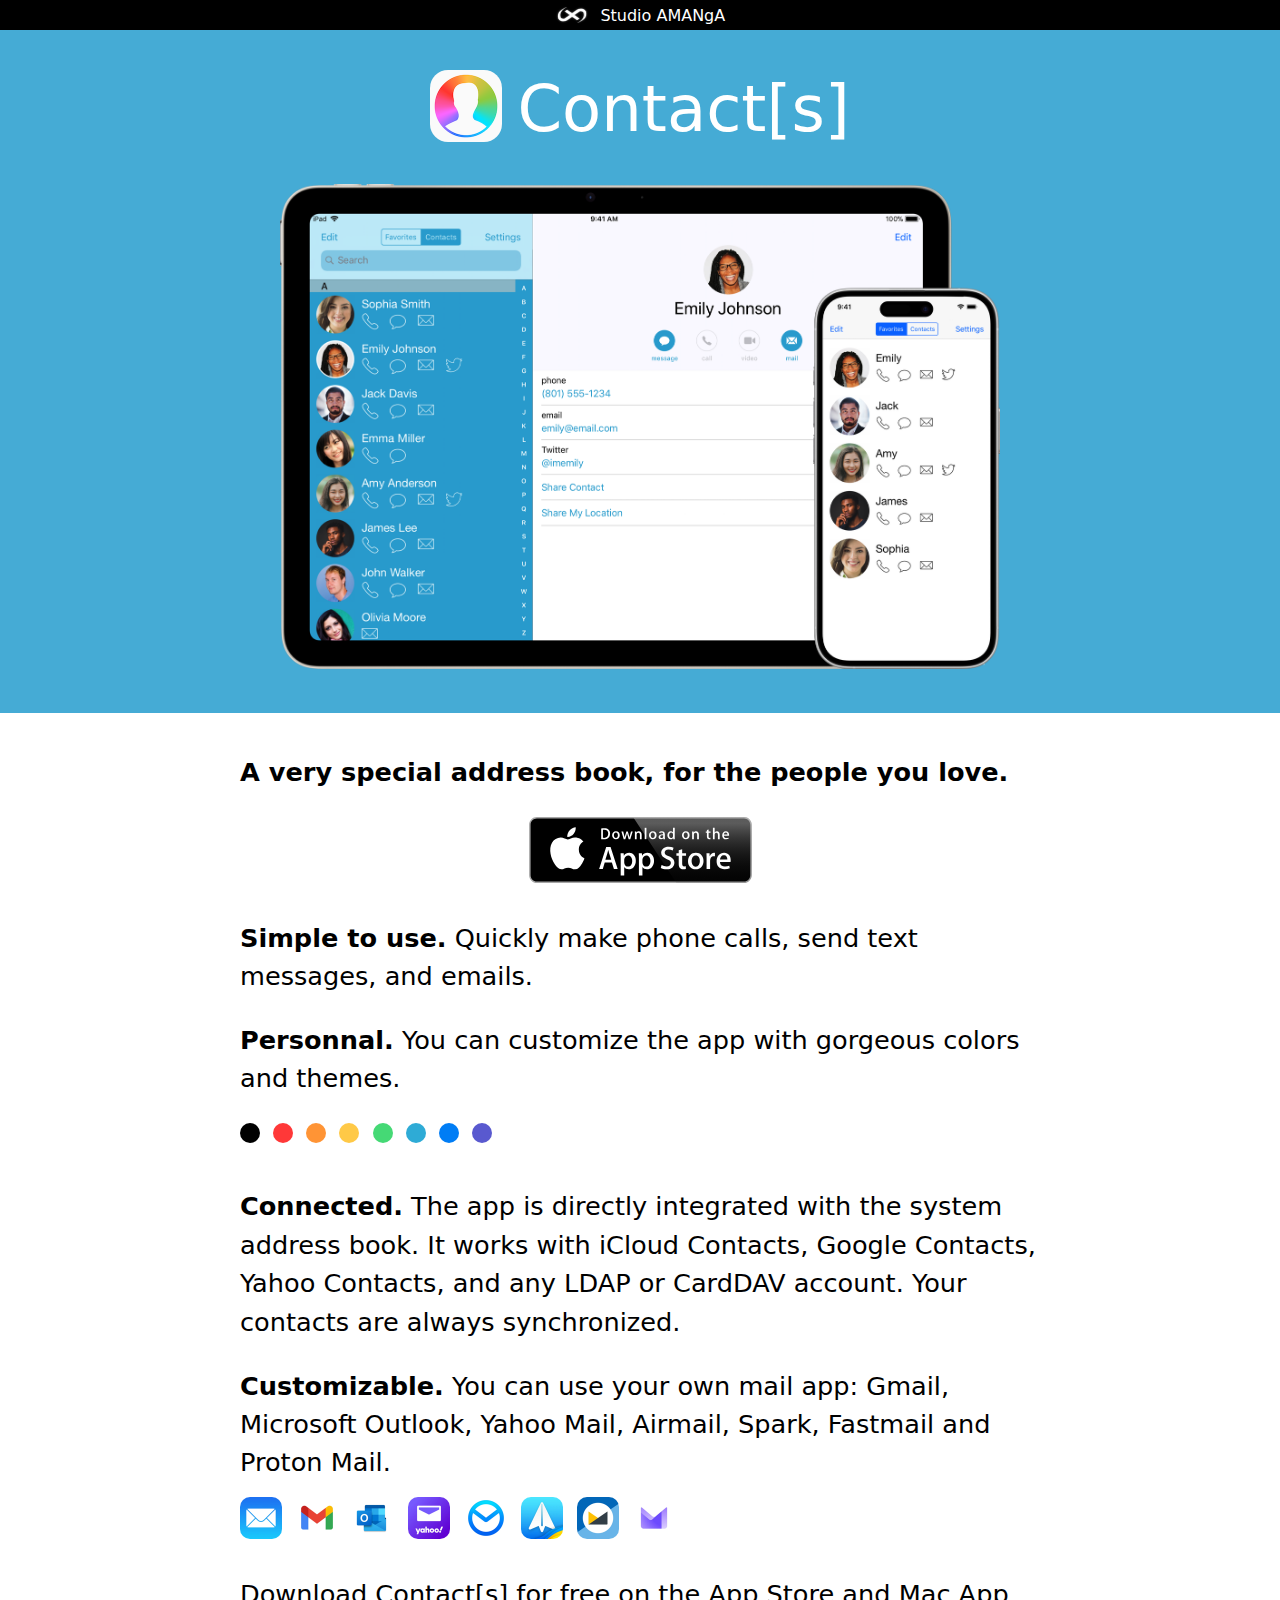
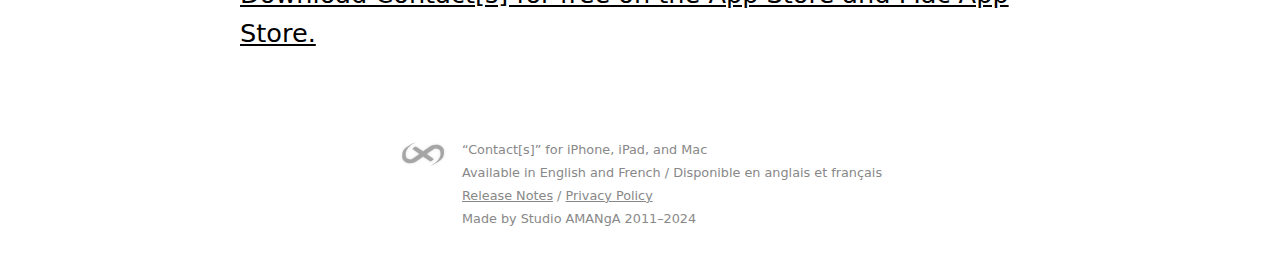
<file: index.html>
<!DOCTYPE html>
<html lang='en'>
<head>
<meta charset='utf-8'>
<title>Contact[s] for iPhone, iPad, and Mac</title>
<link href='style.css?update2024' rel='stylesheet' type='text/css'>
<link href='https://www.studioamanga.com/contacts/' rel='canonical'>
<link href='https://www.studioamanga.com/img/favicon.ico' rel='shortcut icon'>
<meta content='Contact[s], the Beautiful Address Book for iPhone, iPad, and Mac' name='description'>
<meta content='width=device-width' name='viewport'>
<meta content='app-id=639507613' name='apple-itunes-app'>
</head>
<body>
<nav class='general'>
<a href='https://www.studioamanga.com/'>
<img alt='StdAMG' src='img/icon-amg.png'>
<span>Studio AMANgA</span>
</a>
</nav>
<header class='top'>
<div class='title'>
<img alt='Icon' class='icon' src='img/icon-72-2x.png'>
<h1>Contact[s]</h1>
</div>
<div>
<img alt='Screens' class='showcase' src='img/screens.png'>
</div>
</header>
<section class='main'>
<p class='tagline'>
A very special address book, for the people you love.
</p>
<p class='download'>
<a href='https://itunes.apple.com/app/contact-s-2/id639507613?mt=8'>
<img alt='Download on the App Store' src='img/download-appstore.svg'>
</a>
</p>
<p>
<strong>Simple to use.</strong>
Quickly make phone calls, send text messages, and emails.
</p>
<p>
<strong>Personnal.</strong>
You can customize the app with gorgeous colors and themes.
<ul class='colors'>
<li class='color black' style='background-color: black;'> </li>
<li class='color' style='background-color: rgb(255, 56, 56);'> </li>
<li class='color' style='background-color: rgb(255, 148, 53);'> </li>
<li class='color' style='background-color: rgb(255, 201, 71);'> </li>
<li class='color' style='background-color: rgb(69, 217, 117);'> </li>
<li class='color' style='background-color: rgb(46, 171, 214);'> </li>
<li class='color' style='background-color: rgb(0, 125, 245);'> </li>
<li class='color' style='background-color: rgb(89, 89, 207);'> </li>
</ul>
</p>
<p>
<strong>Connected.</strong>
The app is directly integrated with the system address book. It works with iCloud Contacts, Google Contacts, Yahoo Contacts, and any LDAP or CardDAV account. Your contacts are always synchronized.
</p>
<p>
<strong>Customizable.</strong>
You can use your own mail app: Gmail, Microsoft Outlook, Yahoo Mail, Airmail, Spark, Fastmail and Proton Mail.
<p class='alticons'>
<img alt='Mail' class='alticon' src='img/icon-mail.png'>
<img alt='Gmail' class='alticon' src='img/icon-gmail.png'>
<img alt='Outlook' class='alticon' src='img/icon-outlook.png'>
<img alt='Yahoo Mail' class='alticon' src='img/icon-yahoo.png'>
<img alt='Airmail' class='alticon' src='img/icon-airmail.png'>
<img alt='Spark' class='alticon' src='img/icon-spark.png'>
<img alt='Fastmail' class='alticon' src='img/icon-fastmail.png'>
<img alt='Proton Mail' class='alticon' src='img/icon-protonmail.png'>
</p>
</p>
<p>
<a href='https://itunes.apple.com/app/contact-s-2/id639507613?mt=8'>
Download Contact[s] for free on the App Store and Mac App Store.
</a>
</p>
</section>
<footer>
<a href='https://www.studioamanga.com'>
<img alt='StdAMG' src='img/amgmini-black.png'>
</a>
<p>
“Contact[s]” for iPhone, iPad, and Mac
<br>
Available in English and French / Disponible en anglais et français
<br>
<a href='releasenotes'>Release Notes</a>
/
<a href='privacy-policy'>Privacy Policy</a>
<br>
Made by Studio AMANgA 2011–2024
</p>
</footer>
</body>
</html>
</file>
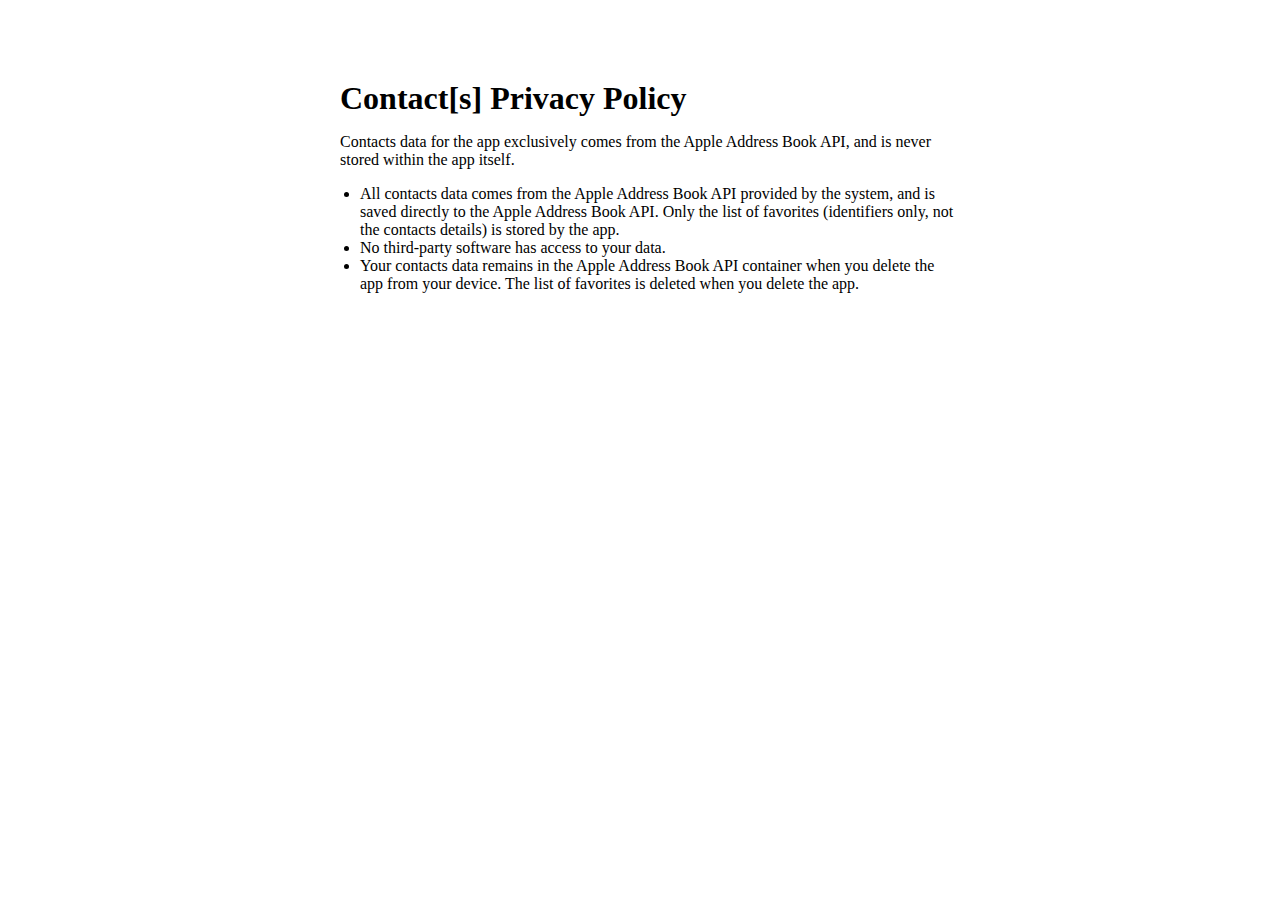
<file: privacy-policy.html>
<html lang="en">
  <head>
    <meta charset="utf-8">
    <title>Contact[s] - Privacy Policy</title>
    <meta name="viewport" content="width=device-width">
    <link href="https://www.studioamanga.com/nanonotes/privacy-policy" rel="canonical">
    <style>
      body {font-family: -apple-system; padding-bottom: 80px; padding-left: 10px; padding-right: 10px;}
      body > * {max-width:600px; margin-left: auto; margin-right: auto;}
      h1 {margin-top: 80px; margin-bottom: 4px;}
    </style>
  </head>
  <body>
    <h1>Contact[s] Privacy Policy</h1>
    <p>Contacts data for the app exclusively comes from the Apple Address Book API, and is never stored within the app itself.</p>
    <ul>
      <li>All contacts data comes from the Apple Address Book API provided by the system, and is saved directly to the Apple Address Book API. Only the list of favorites (identifiers only, not the contacts details) is stored by the app.</li>
      <li>No third-party software has access to your data.</li>
      <li>Your contacts data remains in the Apple Address Book API container when you delete the app from your device. The list of favorites is deleted when you delete the app.</li>
    </ul>
  </body>
</html>
</file>
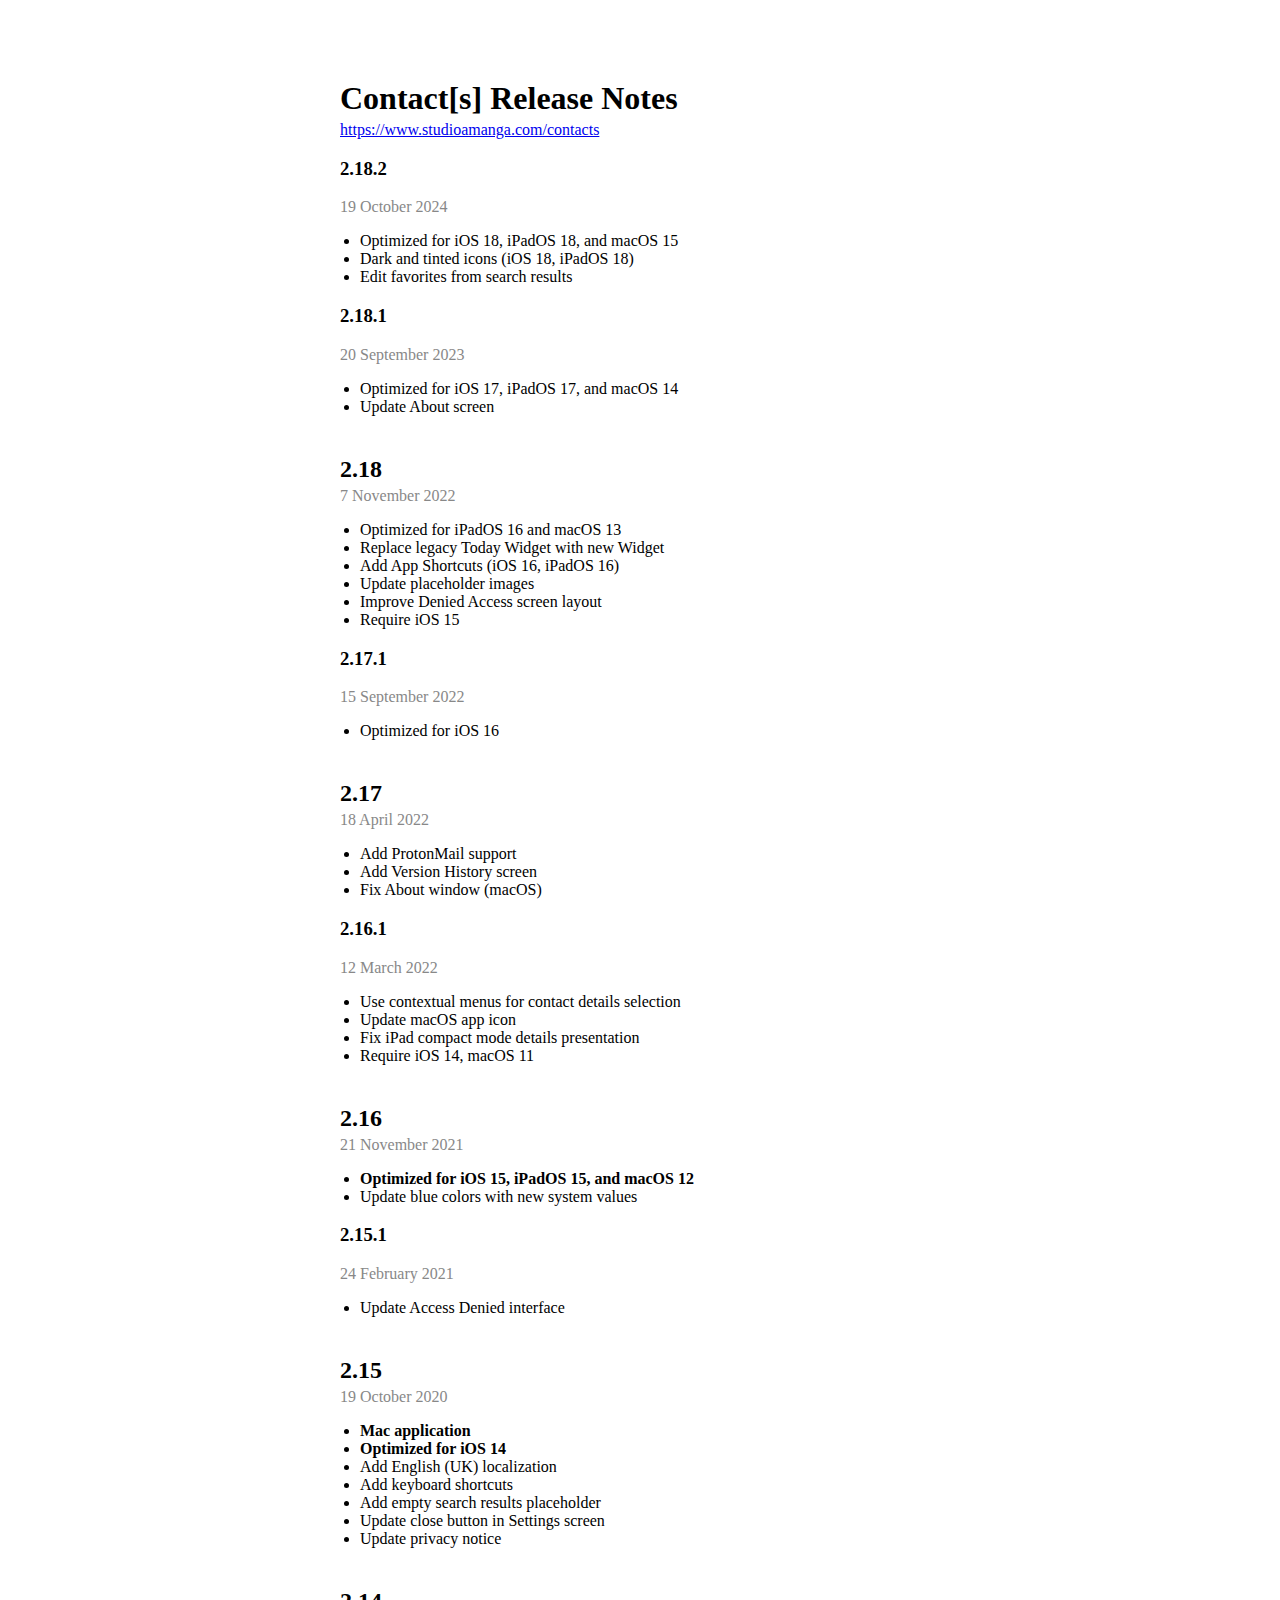
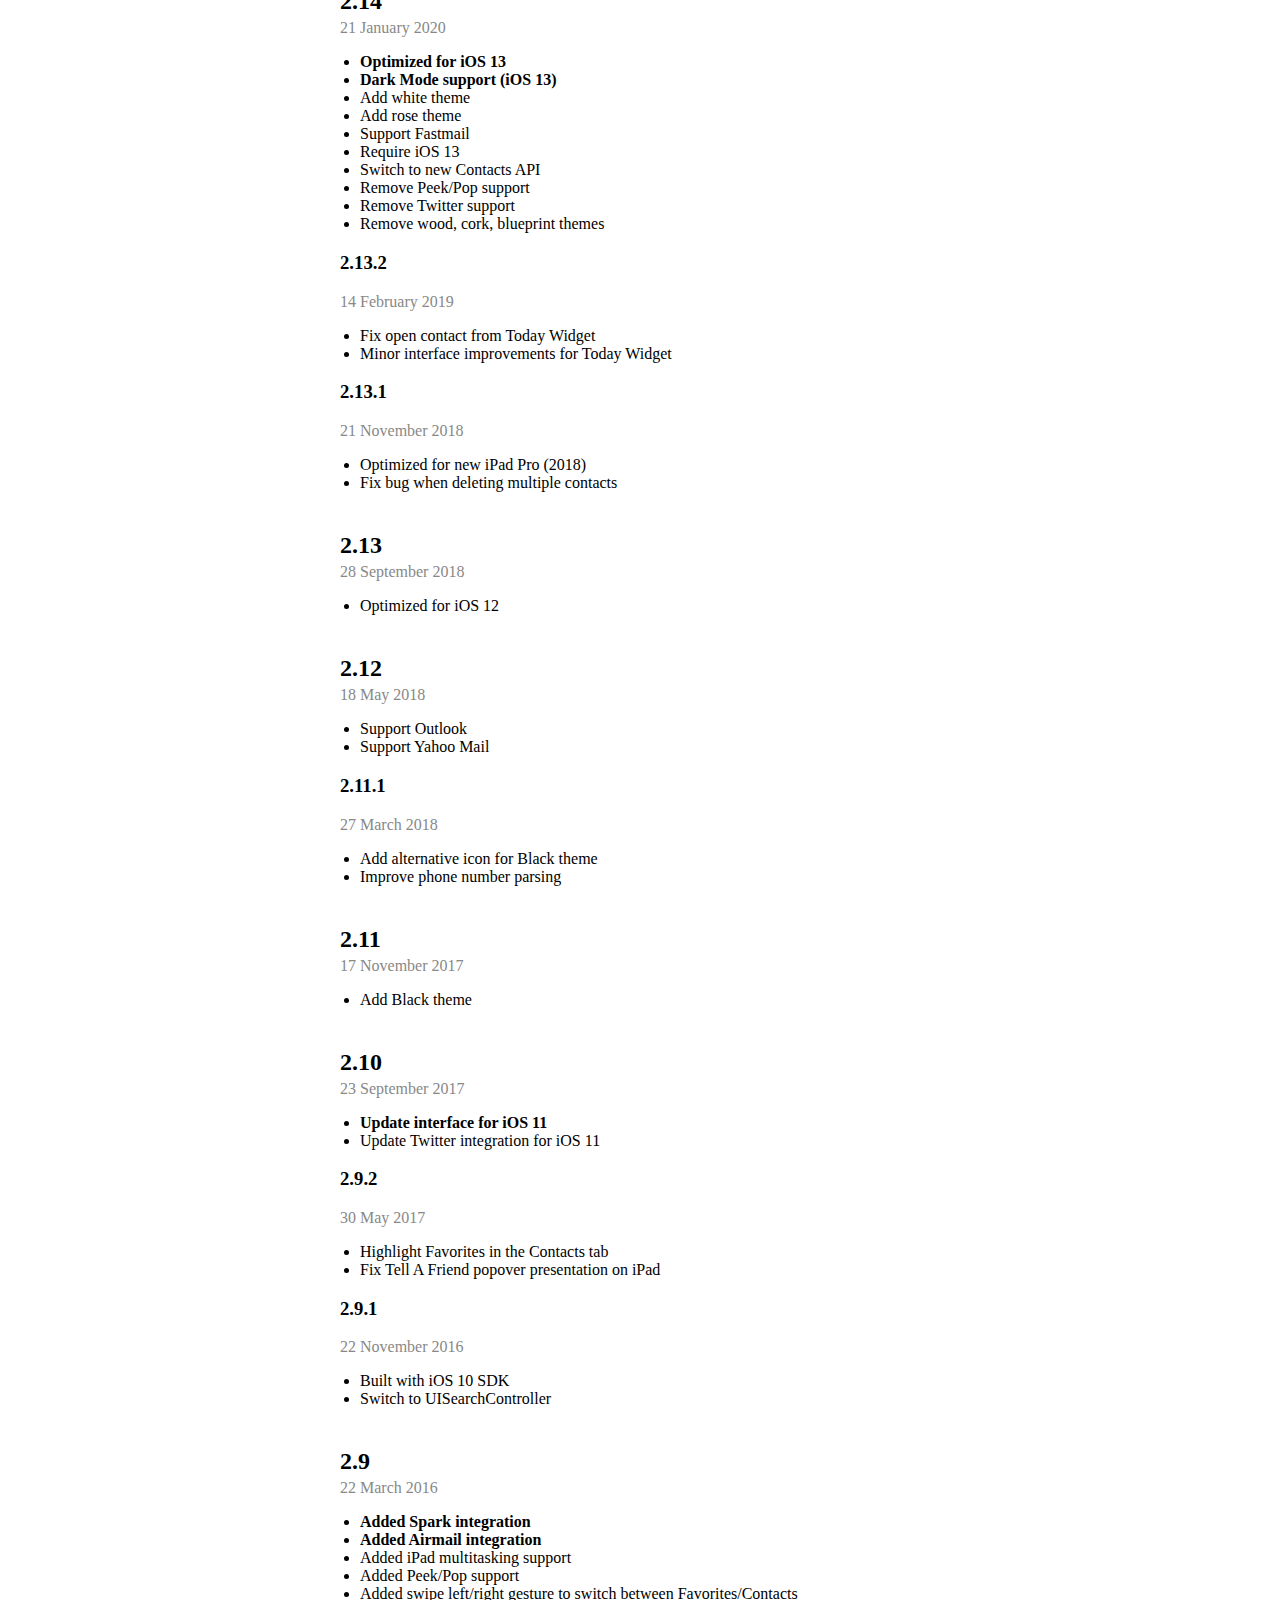
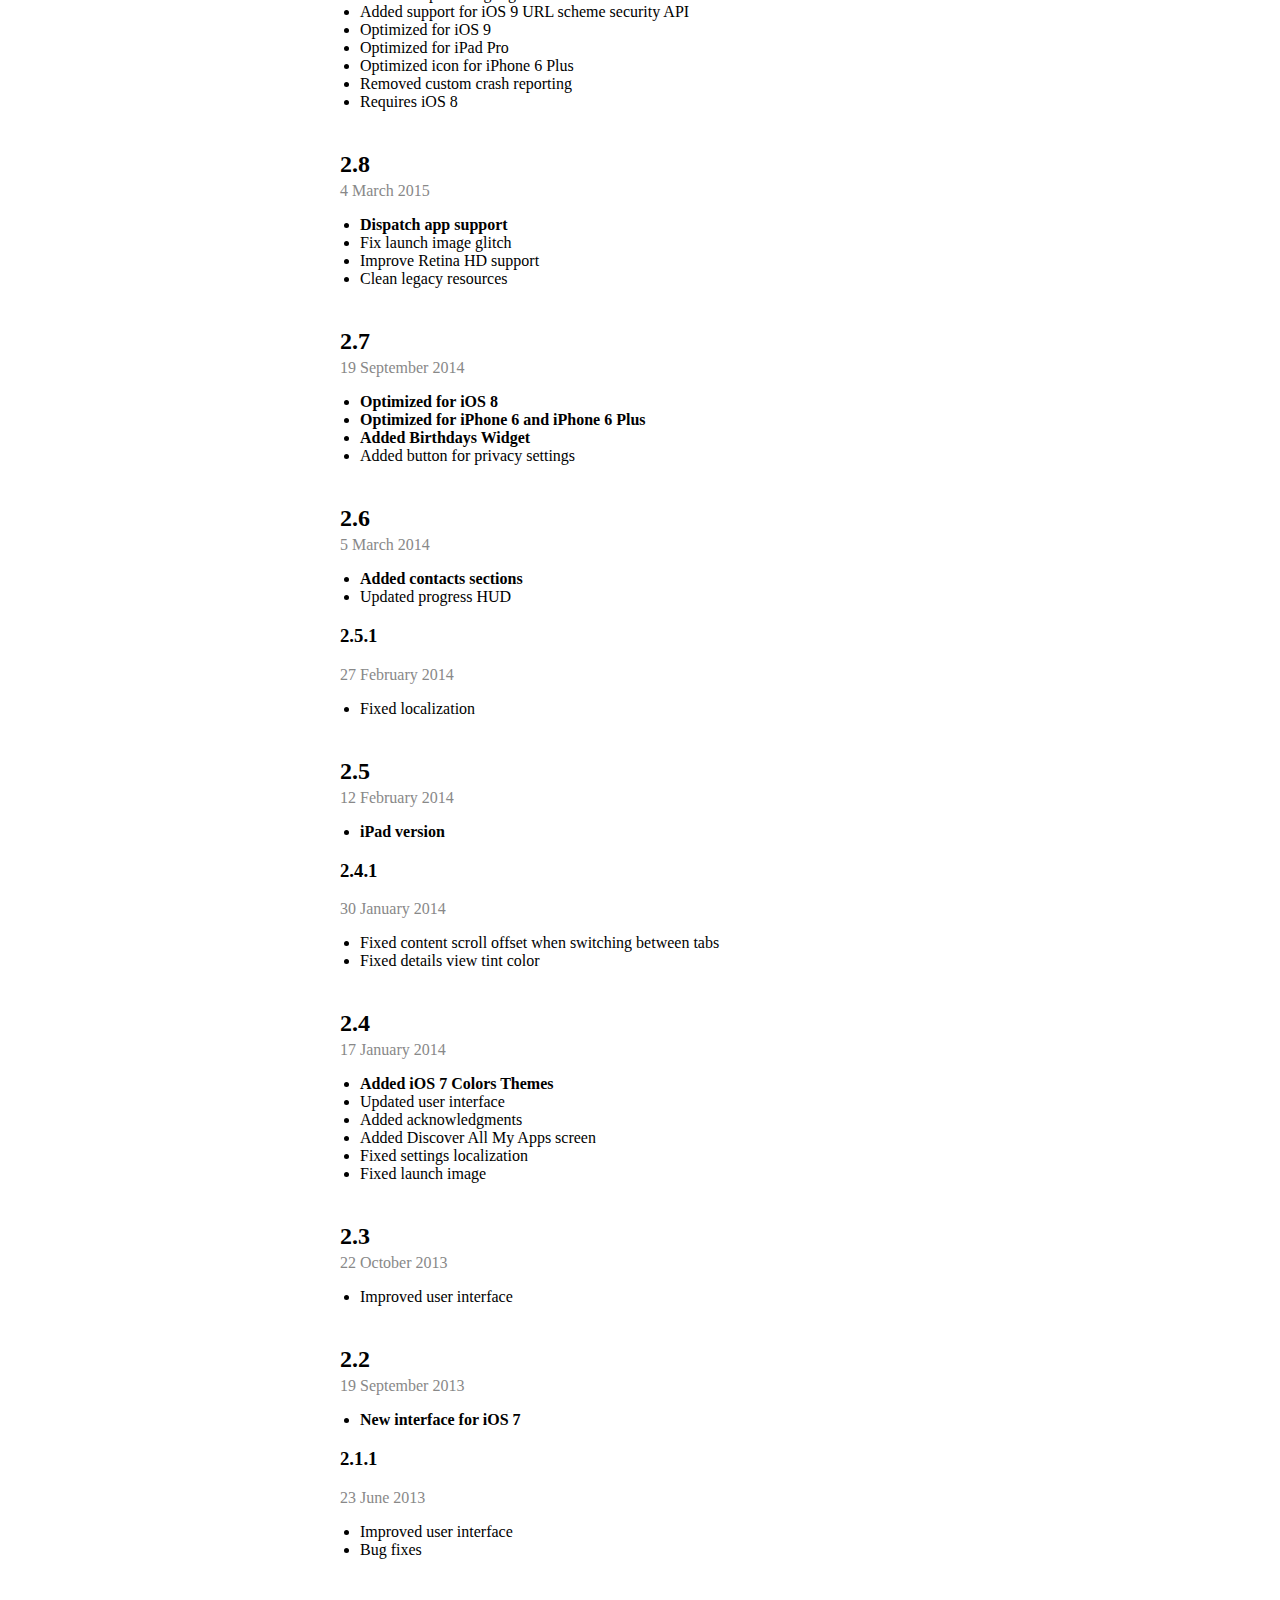
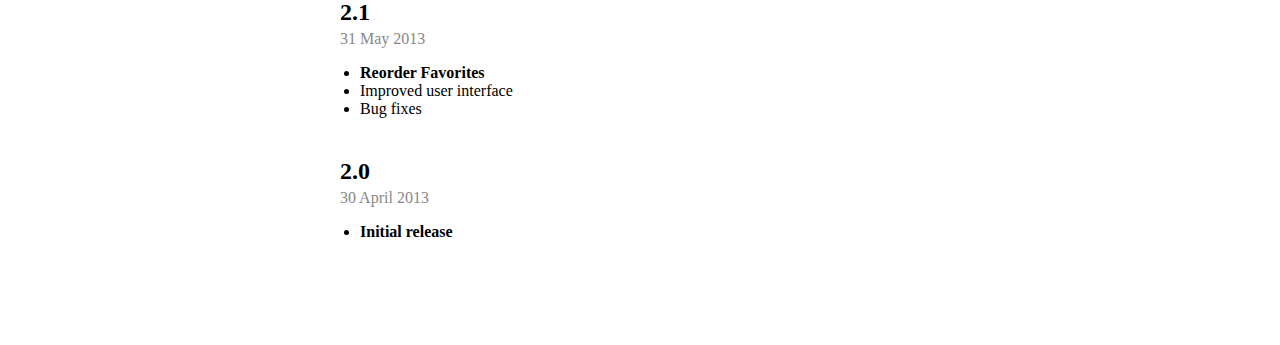
<file: releasenotes.html>
<html>
  <head>
    <meta charset="utf-8">
    <title>Contact[s] - Release Notes</title>
    <meta name="generator" content="Trackup Editor">
    <meta name="viewport" content="width=device-width">
    <link href="https://www.studioamanga.com/contacts/releasenotes" rel="canonical">
    <style>
      body {font-family: -apple-system; padding-bottom: 80px; padding-left: 10px; padding-right: 10px;}
      body > * {max-width:600px; margin-left: auto; margin-right: auto;}
      h1 {margin-top: 80px; margin-bottom: 4px;}
      h2 {margin-top: 40px; margin-bottom: 4px;}
      time {color: #888;}
      ul {padding-left: 20px;}
      li.major {font-weight: bold;}
    </style>
  </head>
  <body>
    <h1>Contact[s] Release Notes</h1>
    <div><a href="https://www.studioamanga.com/contacts">https://www.studioamanga.com/contacts</a></div>
    <section>
      <h3>2.18.2</h3>
      <time datetime="2024-10-19">19 October 2024</time>
      <ul>
        <li>Optimized for iOS 18, iPadOS 18, and macOS 15</li>
        <li>Dark and tinted icons (iOS 18, iPadOS 18)</li>
        <li>Edit favorites from search results</li>
      </ul>
    </section>
    <section>
      <h3>2.18.1</h3>
      <time datetime="2023-9-20">20 September 2023</time>
      <ul>
        <li>Optimized for iOS 17, iPadOS 17, and macOS 14</li>
        <li>Update About screen</li>
      </ul>
    </section>
    <section>
      <h2>2.18</h2>
      <time datetime="2022-11-7">7 November 2022</time>
      <ul>
        <li>Optimized for iPadOS 16 and macOS 13</li>
        <li>Replace legacy Today Widget with new Widget</li>
        <li>Add App Shortcuts (iOS 16, iPadOS 16)</li>
        <li>Update placeholder images</li>
        <li>Improve Denied Access screen layout</li>
        <li>Require iOS 15</li>
      </ul>
    </section>
    <section>
      <h3>2.17.1</h3>
      <time datetime="2022-9-15">15 September 2022</time>
      <ul>
        <li>Optimized for iOS 16</li>
      </ul>
    </section>
    <section>
      <h2>2.17</h2>
      <time datetime="2022-4-18">18 April 2022</time>
      <ul>
        <li>Add ProtonMail support</li>
        <li>Add Version History screen</li>
        <li>Fix About window (macOS)</li>
      </ul>
    </section>
    <section>
      <h3>2.16.1</h3>
      <time datetime="2022-3-12">12 March 2022</time>
      <ul>
        <li>Use contextual menus for contact details selection</li>
        <li>Update macOS app icon</li>
        <li>Fix iPad compact mode details presentation</li>
        <li>Require iOS 14, macOS 11</li>
      </ul>
    </section>
    <section>
      <h2>2.16</h2>
      <time datetime="2021-11-21">21 November 2021</time>
      <ul>
        <li class="major">Optimized for iOS 15, iPadOS 15, and macOS 12</li>
        <li>Update blue colors with new system values</li>
      </ul>
    </section>
    <section>
      <h3>2.15.1</h3>
      <time datetime="2021-2-24">24 February 2021</time>
      <ul>
        <li>Update Access Denied interface</li>
      </ul>
    </section>
    <section>
      <h2>2.15</h2>
      <time datetime="2020-10-19">19 October 2020</time>
      <ul>
        <li class="major">Mac application</li>
        <li class="major">Optimized for iOS 14</li>
        <li>Add English (UK) localization</li>
        <li>Add keyboard shortcuts</li>
        <li>Add empty search results placeholder</li>
        <li>Update close button in Settings screen</li>
        <li>Update privacy notice</li>
      </ul>
    </section>
    <section>
      <h2>2.14</h2>
      <time datetime="2020-1-21">21 January 2020</time>
      <ul>
        <li class="major">Optimized for iOS 13</li>
        <li class="major">Dark Mode support (iOS 13)</li>
        <li>Add white theme</li>
        <li>Add rose theme</li>
        <li>Support Fastmail</li>
        <li>Require iOS 13</li>
        <li>Switch to new Contacts API</li>
        <li>Remove Peek/Pop support</li>
        <li>Remove Twitter support</li>
        <li>Remove wood, cork, blueprint themes</li>
      </ul>
    </section>
    <section>
      <h3>2.13.2</h3>
      <time datetime="2019-2-14">14 February 2019</time>
      <ul>
        <li>Fix open contact from Today Widget</li>
        <li>Minor interface improvements for Today Widget</li>
      </ul>
    </section>
    <section>
      <h3>2.13.1</h3>
      <time datetime="2018-11-21">21 November 2018</time>
      <ul>
        <li>Optimized for new iPad Pro (2018)</li>
        <li>Fix bug when deleting multiple contacts</li>
      </ul>
    </section>
    <section>
      <h2>2.13</h2>
      <time datetime="2018-9-28">28 September 2018</time>
      <ul>
        <li>Optimized for iOS 12</li>
      </ul>
    </section>
    <section>
      <h2>2.12</h2>
      <time datetime="2018-5-18">18 May 2018</time>
      <ul>
        <li>Support Outlook</li>
        <li>Support Yahoo Mail</li>
      </ul>
    </section>
    <section>
      <h3>2.11.1</h3>
      <time datetime="2018-3-27">27 March 2018</time>
      <ul>
        <li>Add alternative icon for Black theme</li>
        <li>Improve phone number parsing</li>
      </ul>
    </section>
    <section>
      <h2>2.11</h2>
      <time datetime="2017-11-17">17 November 2017</time>
      <ul>
        <li>Add Black theme</li>
      </ul>
    </section>
    <section>
      <h2>2.10</h2>
      <time datetime="2017-9-23">23 September 2017</time>
      <ul>
        <li class="major">Update interface for iOS 11</li>
        <li>Update Twitter integration for iOS 11</li>
      </ul>
    </section>
    <section>
      <h3>2.9.2</h3>
      <time datetime="2017-5-30">30 May 2017</time>
      <ul>
        <li>Highlight Favorites in the Contacts tab</li>
        <li>Fix Tell A Friend popover presentation on iPad</li>
      </ul>
    </section>
    <section>
      <h3>2.9.1</h3>
      <time datetime="2016-11-22">22 November 2016</time>
      <ul>
        <li>Built with iOS 10 SDK</li>
        <li>Switch to UISearchController</li>
      </ul>
    </section>
    <section>
      <h2>2.9</h2>
      <time datetime="2016-3-22">22 March 2016</time>
      <ul>
        <li class="major">Added Spark integration</li>
        <li class="major">Added Airmail integration</li>
        <li>Added iPad multitasking support</li>
        <li>Added Peek/Pop support</li>
        <li>Added swipe left/right gesture to switch between Favorites/Contacts</li>
        <li>Added support for iOS 9 URL scheme security API</li>
        <li>Optimized for iOS 9</li>
        <li>Optimized for iPad Pro</li>
        <li>Optimized icon for iPhone 6 Plus</li>
        <li>Removed custom crash reporting</li>
        <li>Requires iOS 8</li>
      </ul>
    </section>
    <section>
      <h2>2.8</h2>
      <time datetime="2015-3-4">4 March 2015</time>
      <ul>
        <li class="major">Dispatch app support</li>
        <li>Fix launch image glitch</li>
        <li>Improve Retina HD support</li>
        <li>Clean legacy resources</li>
      </ul>
    </section>
    <section>
      <h2>2.7</h2>
      <time datetime="2014-9-19">19 September 2014</time>
      <ul>
        <li class="major">Optimized for iOS 8</li>
        <li class="major">Optimized for iPhone 6 and iPhone 6 Plus</li>
        <li class="major">Added Birthdays Widget</li>
        <li>Added button for privacy settings</li>
      </ul>
    </section>
    <section>
      <h2>2.6</h2>
      <time datetime="2014-3-5">5 March 2014</time>
      <ul>
        <li class="major">Added contacts sections</li>
        <li>Updated progress HUD</li>
      </ul>
    </section>
    <section>
      <h3>2.5.1</h3>
      <time datetime="2014-2-27">27 February 2014</time>
      <ul>
        <li>Fixed localization</li>
      </ul>
    </section>
    <section>
      <h2>2.5</h2>
      <time datetime="2014-2-12">12 February 2014</time>
      <ul>
        <li class="major">iPad version</li>
      </ul>
    </section>
    <section>
      <h3>2.4.1</h3>
      <time datetime="2014-1-30">30 January 2014</time>
      <ul>
        <li>Fixed content scroll offset when switching between tabs</li>
        <li>Fixed details view tint color</li>
      </ul>
    </section>
    <section>
      <h2>2.4</h2>
      <time datetime="2014-1-17">17 January 2014</time>
      <ul>
        <li class="major">Added iOS 7 Colors Themes</li>
        <li>Updated user interface</li>
        <li>Added acknowledgments</li>
        <li>Added Discover All My Apps screen</li>
        <li>Fixed settings localization</li>
        <li>Fixed launch image</li>
      </ul>
    </section>
    <section>
      <h2>2.3</h2>
      <time datetime="2013-10-22">22 October 2013</time>
      <ul>
        <li>Improved user interface</li>
      </ul>
    </section>
    <section>
      <h2>2.2</h2>
      <time datetime="2013-9-19">19 September 2013</time>
      <ul>
        <li class="major">New interface for iOS 7</li>
      </ul>
    </section>
    <section>
      <h3>2.1.1</h3>
      <time datetime="2013-6-23">23 June 2013</time>
      <ul>
        <li>Improved user interface</li>
        <li>Bug fixes</li>
      </ul>
    </section>
    <section>
      <h2>2.1</h2>
      <time datetime="2013-5-31">31 May 2013</time>
      <ul>
        <li class="major">Reorder Favorites</li>
        <li>Improved user interface</li>
        <li>Bug fixes</li>
      </ul>
    </section>
    <section>
      <h2>2.0</h2>
      <time datetime="2013-4-30">30 April 2013</time>
      <ul>
        <li class="major">Initial release</li>
      </ul>
    </section>
  </body>
</html>
</file>
<file: style.css>
:root {
  color-scheme: light dark;
  --background-color: white;
  --text-color: black; }

body {
  font-family: system-ui, -apple-system, Arial, sans-serif;
  margin: 0;
  background-color: var(--background-color);
  color: var(--text-color);
  text-align: center; }

nav.general {
  height: 30px;
  background-color: black; }
  nav.general a {
    display: inline-block;
    padding: 0 10px 0 10px;
    height: 30px;
    color: white;
    text-decoration: none; }
    nav.general a img {
      margin-right: 6px;
      height: 22px;
      position: relative;
      top: 4px; }
    nav.general a span {
      position: relative;
      top: -1px; }
    nav.general a:HOVER {
      background-color: #333; }

header {
  display: block;
  padding-bottom: 20px;
  margin-bottom: 40px;
  text-align: center;
  background-color: #45abd5;
  color: white; }
  header .title {
    padding: 40px 0; }
    header .title .icon,
    header .title h1 {
      display: inline-block;
      margin: 0px;
      padding: 0px;
      vertical-align: top;
      font-weight: normal; }
    header .title .icon {
      border-radius: 18px;
      height: 72px; }
    header .title h1 {
      padding-left: 10px;
      position: relative;
      top: 2px;
      font-size: 4em; }
  header .showcase {
    width: 90%;
    max-width: 720px;
    margin-bottom: 20px; }

section.main {
  max-width: 800px;
  margin: 0 auto;
  padding: 0 20px 20px 20px;
  text-align: left;
  line-height: 1.5em;
  font-size: 1.6em; }
  section.main .tagline {
    font-weight: bold; }
  section.main blockquote {
    text-align: left;
    margin-left: 0;
    margin-bottom: 20px; }
    section.main blockquote q {
      font-style: italic; }
  section.main .download {
    text-align: center; }
    section.main .download img {
      width: 225px;
      height: 66px; }
  section.main a {
    color: var(--text-color); }

.screenshots {
  margin: 20px 0; }
  .screenshots img {
    width: 260px;
    margin: 10px; }

footer {
  display: inline-block;
  margin: 40px auto 40px auto;
  padding: 0 20px;
  color: #888;
  text-align: left;
  font-size: 0.8em;
  line-height: 1.8em; }
  footer p a {
    text-decoration: underline; }
  footer a {
    color: #888;
    text-decoration: none; }
    footer a img {
      margin-right: 10px;
      opacity: 0.35;
      width: 50px;
      text-decoration: none; }
    footer a:HOVER {
      color: #444; }
      footer a:HOVER img {
        opacity: 0.6; }
  footer img,
  footer p {
    display: inline-block;
    vertical-align: top;
    margin: 0px; }

@media (prefers-color-scheme: dark) {
  :root {
    --background-color: black;
    --text-color: white; }

  footer img {
    -webkit-filter: invert(1);
    filter: invert(1); }
  footer a:HOVER {
    color: #bbb; }

  li.black {
    background-color: white !important; } }
ul.colors {
  margin-bottom: 10px;
  margin-top: 0px;
  padding-left: 0px; }
  ul.colors li.color {
    display: inline-block;
    width: 20px;
    height: 20px;
    border-radius: 50%;
    margin-right: 5px; }

.alticons {
  margin-top: -10px; }
  .alticons .alticon {
    width: 42px !important;
    height: 42px !important;
    border-radius: 10px;
    margin-right: 6px;
    position: relative !important;
    top: inherit;
    left: inherit; }

section.main .feature img.alticon {
  -webkit-filter: none !important;
  filter: none !important; }

/*# sourceMappingURL=style.css.map */
</file>
